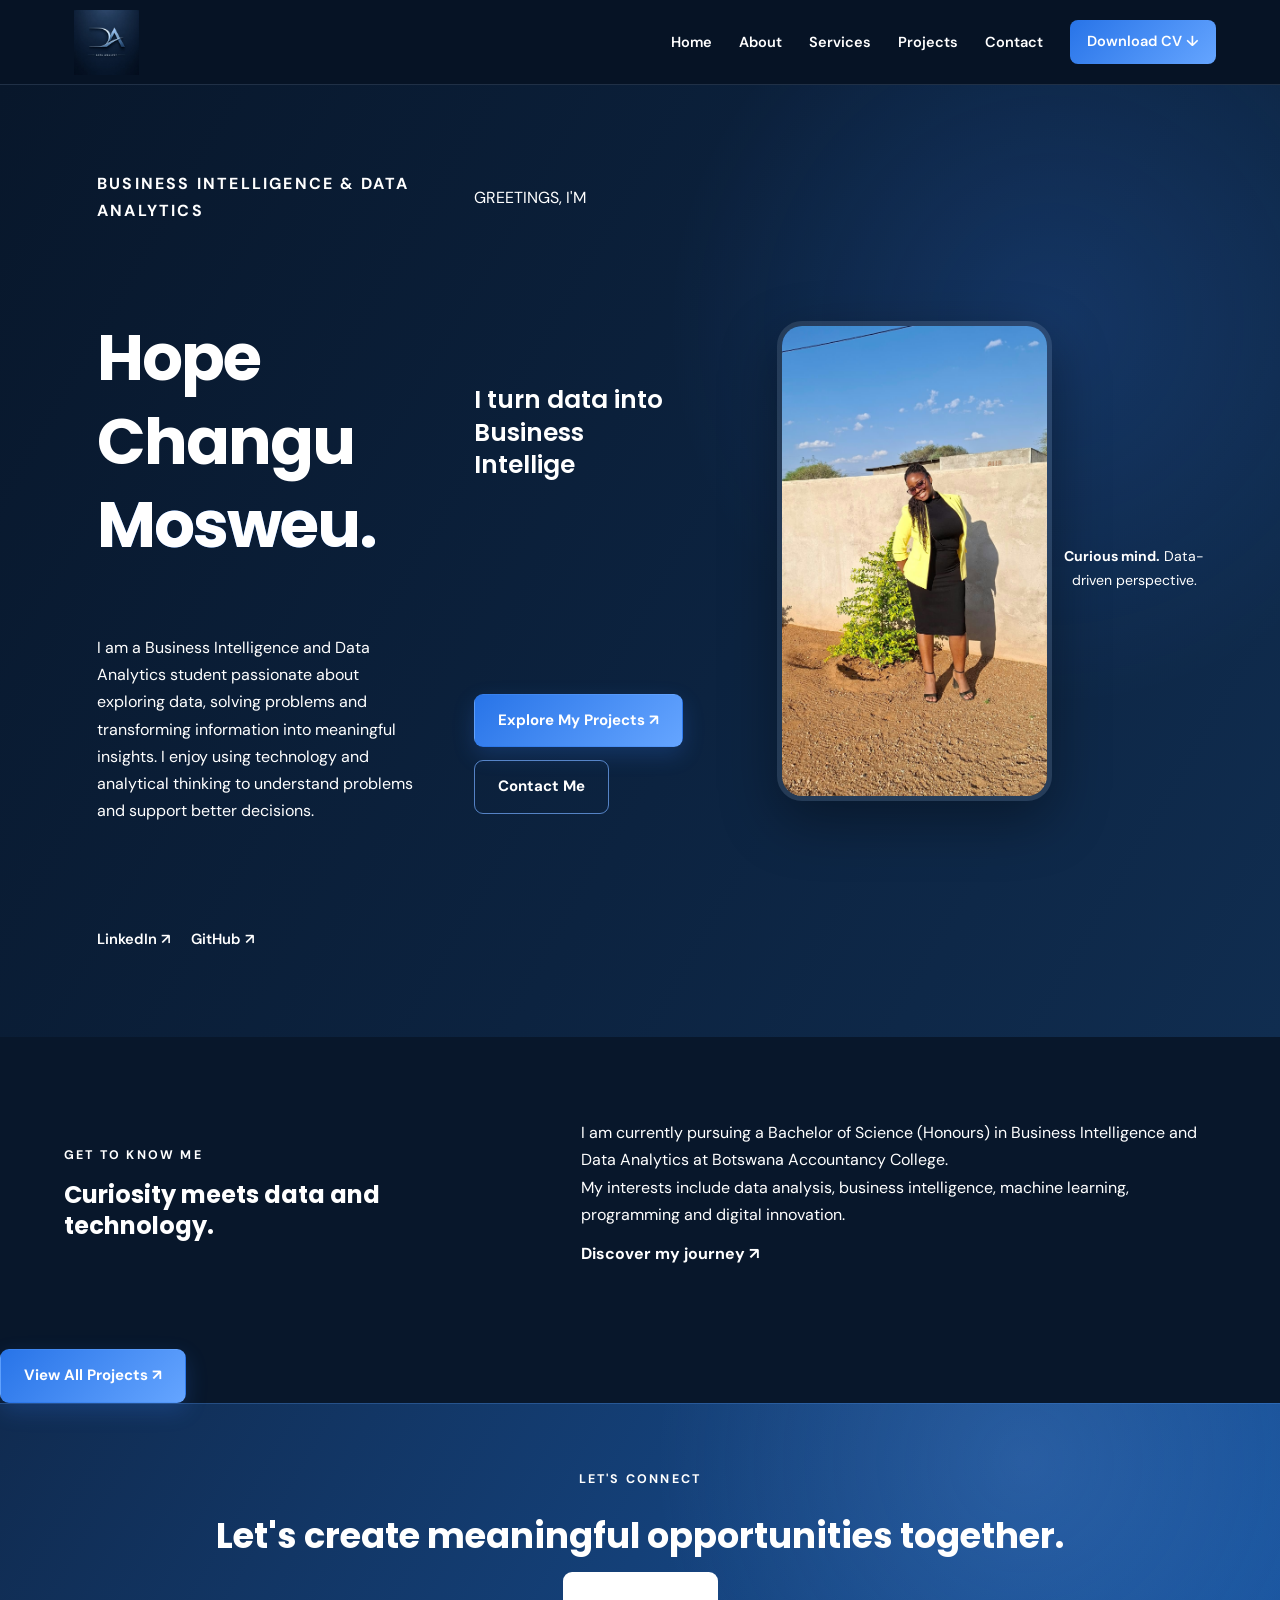
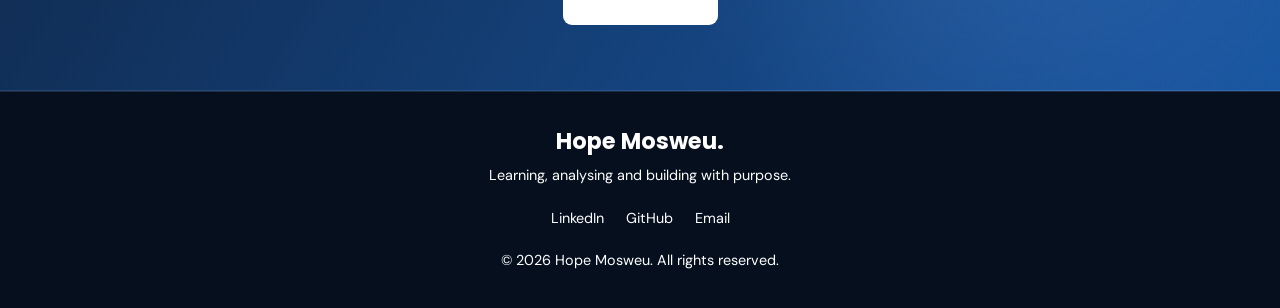
<file: index.html>
<!DOCTYPE html>
<html lang="en">
<head>
    <meta charset="UTF-8">
    <meta name="viewport" content="width=device-width, initial-scale=1.0">

    <meta name="description" content="Hope Mosweu - Business Intelligence and Data Analytics student portfolio.">

    <title>Hope Mosweu | Data Analytics Portfolio</title>

    <link rel="stylesheet" href="style.css">
    <script src="script.js" defer></script>
</head>

<body>

<header class="header">
    <nav class="navbar container">

        <a href="index.html" class="logo" aria-label="Hope Mosweu - Home">
            <img
                src="images/logo.png"
                alt="Hope Mosweu logo"
                class="logo-image"
            >
        </a>

        <button
            class="menu-toggle"
            aria-label="Toggle navigation menu"
            aria-expanded="false"
        >
            ☰
        </button>

        <ul class="nav-links">
            <li><a class="active" href="index.html">Home</a></li>
            <li><a href="about.html">About</a></li>
            <li><a href="services.html">Services</a></li>
            <li><a href="projects.html">Projects</a></li>
            <li><a href="contact.html">Contact</a></li>
            <li>
                <a class="nav-button" href="assets/Hope-Mosweu-CV.pdf" download>
                    Download CV ↓
                </a>
            </li>
        </ul>

    </nav>
</header>

<main>

    <!-- HERO SECTION -->
    <section class="hero">
        <div class="container hero-grid">

            <div class="hero-content">

                <p class="eyebrow">
                    BUSINESS INTELLIGENCE & DATA ANALYTICS
                </p>

                <p class="intro">GREETINGS, I'M</p>

                <h1>
                    Hope Changu <span class="gradient-text">Mosweu.</span>
                </h1>

                <h2>
                    I turn data into
                    <span class="typing-text">meaningful insights</span>
                </h2>

                <p class="hero-description">
                    I am a Business Intelligence and Data Analytics student
                    passionate about exploring data, solving problems and
                    transforming information into meaningful insights.
                    I enjoy using technology and analytical thinking to
                    understand problems and support better decisions.
                </p>

                <div class="hero-buttons">
                    <a href="projects.html" class="btn btn-primary">
                        Explore My Projects ↗
                    </a>

                    <a href="contact.html" class="btn btn-outline">
                        Contact Me
                    </a>
                </div>

                <div class="social-links">
                    <a href="https://www.linkedin.com/"
                       target="_blank"
                       rel="noopener noreferrer">
                        LinkedIn ↗
                    </a>

                    <a href="https://github.com/fbda24-033"
                       target="_blank"
                       rel="noopener noreferrer">
                        GitHub ↗
                    </a>
                </div>

            </div>

            <div class="hero-image">

                <img
                    src="images/Professional_Photo.jpeg"
                    alt="Professional photograph of Hope Mosweu"
                >

                <div class="image-caption">
                    <strong>Curious mind.</strong>
                    <span>Data-driven perspective.</span>
                </div>

            </div>

        </div>
    </section>


    <!-- INTRODUCTION SECTION -->
    <section class="section">
        <div class="container two-column">

            <div>
                <p class="eyebrow">GET TO KNOW ME</p>

                <h2>
                    Curiosity meets
                    <span class="muted">data and technology.</span>
                </h2>
            </div>

            <div>
                <p>
                    I am currently pursuing a Bachelor of Science (Honours)
                    in Business Intelligence and Data Analytics at
                    Botswana Accountancy College.
                </p>

                <p>
                    My interests include data analysis, business intelligence,
                    machine learning, programming and digital innovation.
                </p>

                <a href="about.html" class="text-link">
                    Discover my journey ↗
                </a>
            </div>

        </div>
    </section>
       </div>
       <a href="projects.html" class="btn btn-primary">
                View All Projects ↗
            </a>

        </div>
    </section>


    <!-- CONTACT CALL-TO-ACTION -->
    <section class="section call-to-action">
        <div class="container">

            <p class="eyebrow">LET'S CONNECT</p>

            <h2>
                Let's create meaningful opportunities together.
            </h2>

            <a href="contact.html" class="btn btn-light">
                Get In Touch ↗
            </a>

        </div>
    </section>

</main>


<!-- FOOTER -->
<footer class="footer">
    <div class="container">

        <h3>Hope Mosweu<span>.</span></h3>

        <p>Learning, analysing and building with purpose.</p>

        <div class="footer-links">

            <!-- Replace with your actual LinkedIn profile URL -->
            <a href="https://www.linkedin.com/"
               target="_blank"
               rel="noopener noreferrer">
                LinkedIn
            </a>

            <a href="https://github.com/fbda24-033"
               target="_blank"
               rel="noopener noreferrer">
                GitHub
            </a>

            <a href="mailto:hopemosweu6@gmail.com">
                Email
            </a>

        </div>

        <p class="copyright">
            © <span id="year"></span> Hope Mosweu. All rights reserved.
        </p>

    </div>
</footer>

</body>
</html>
</file>
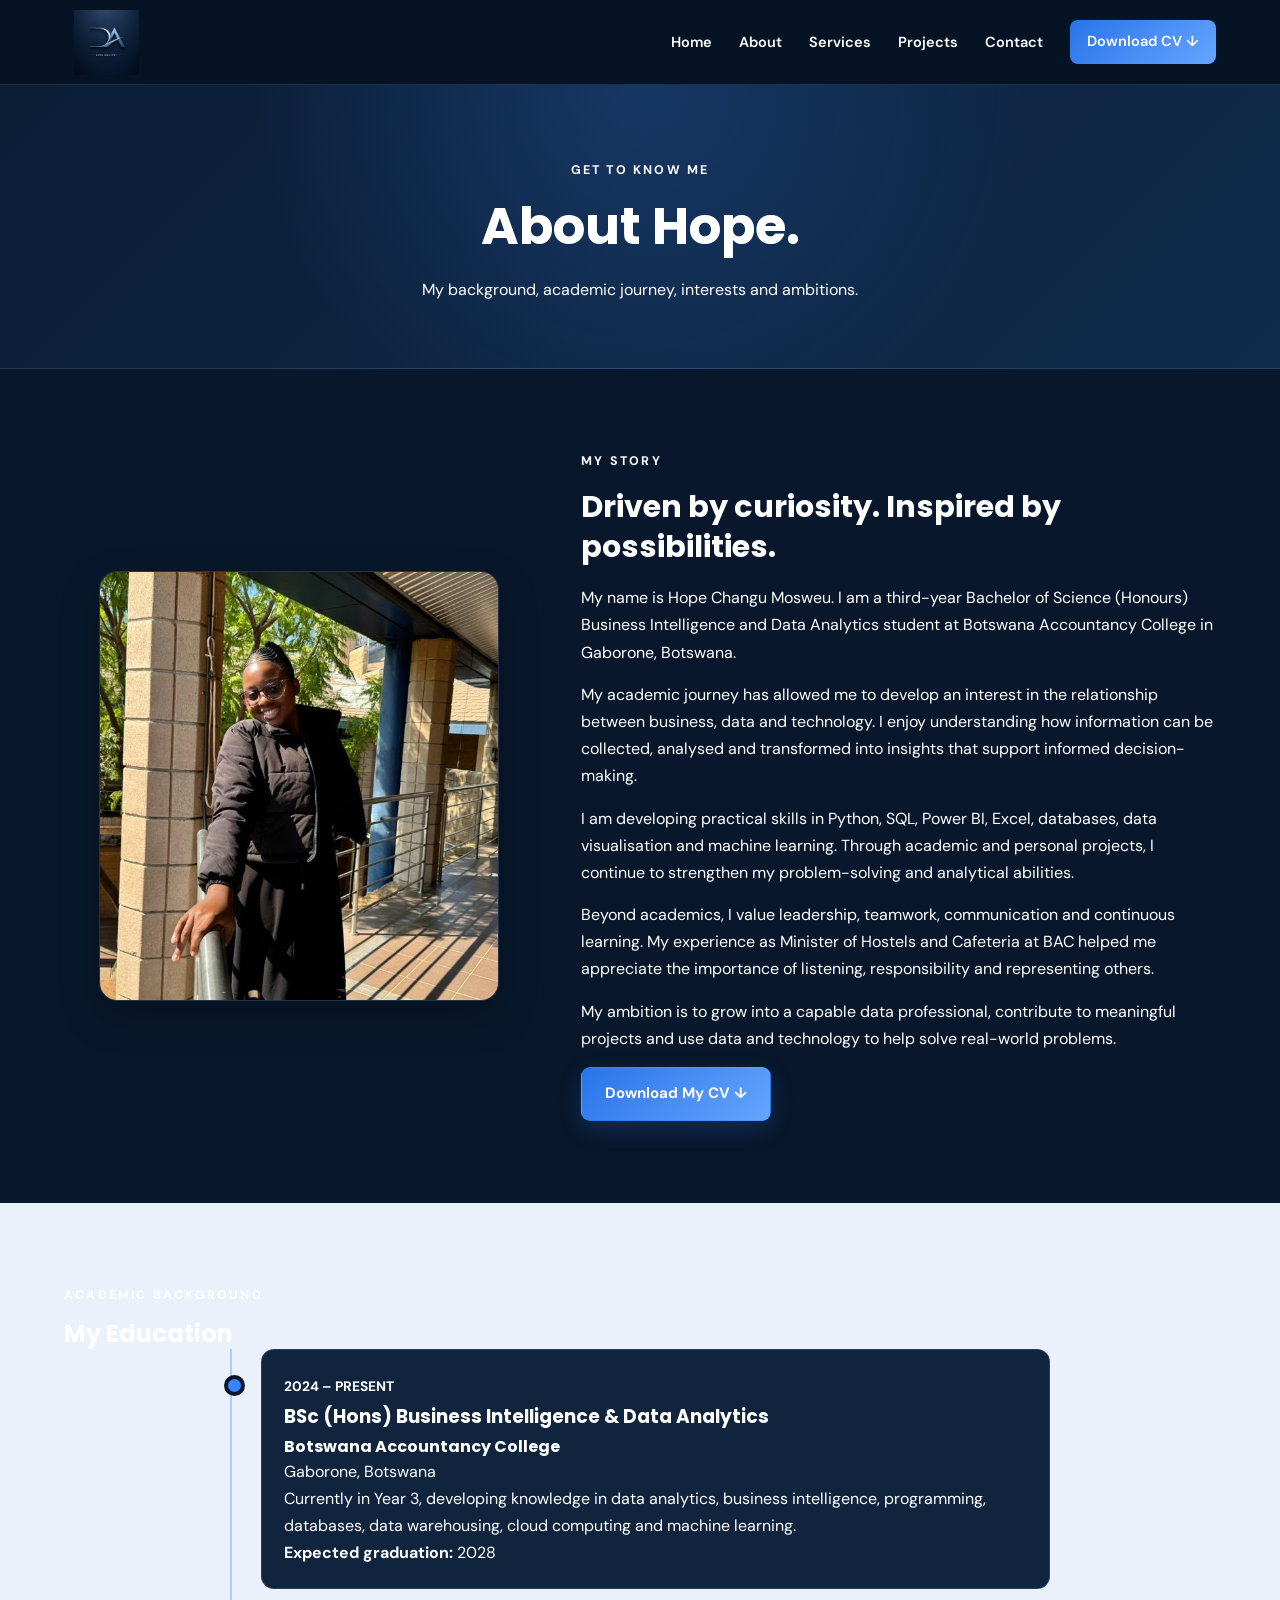
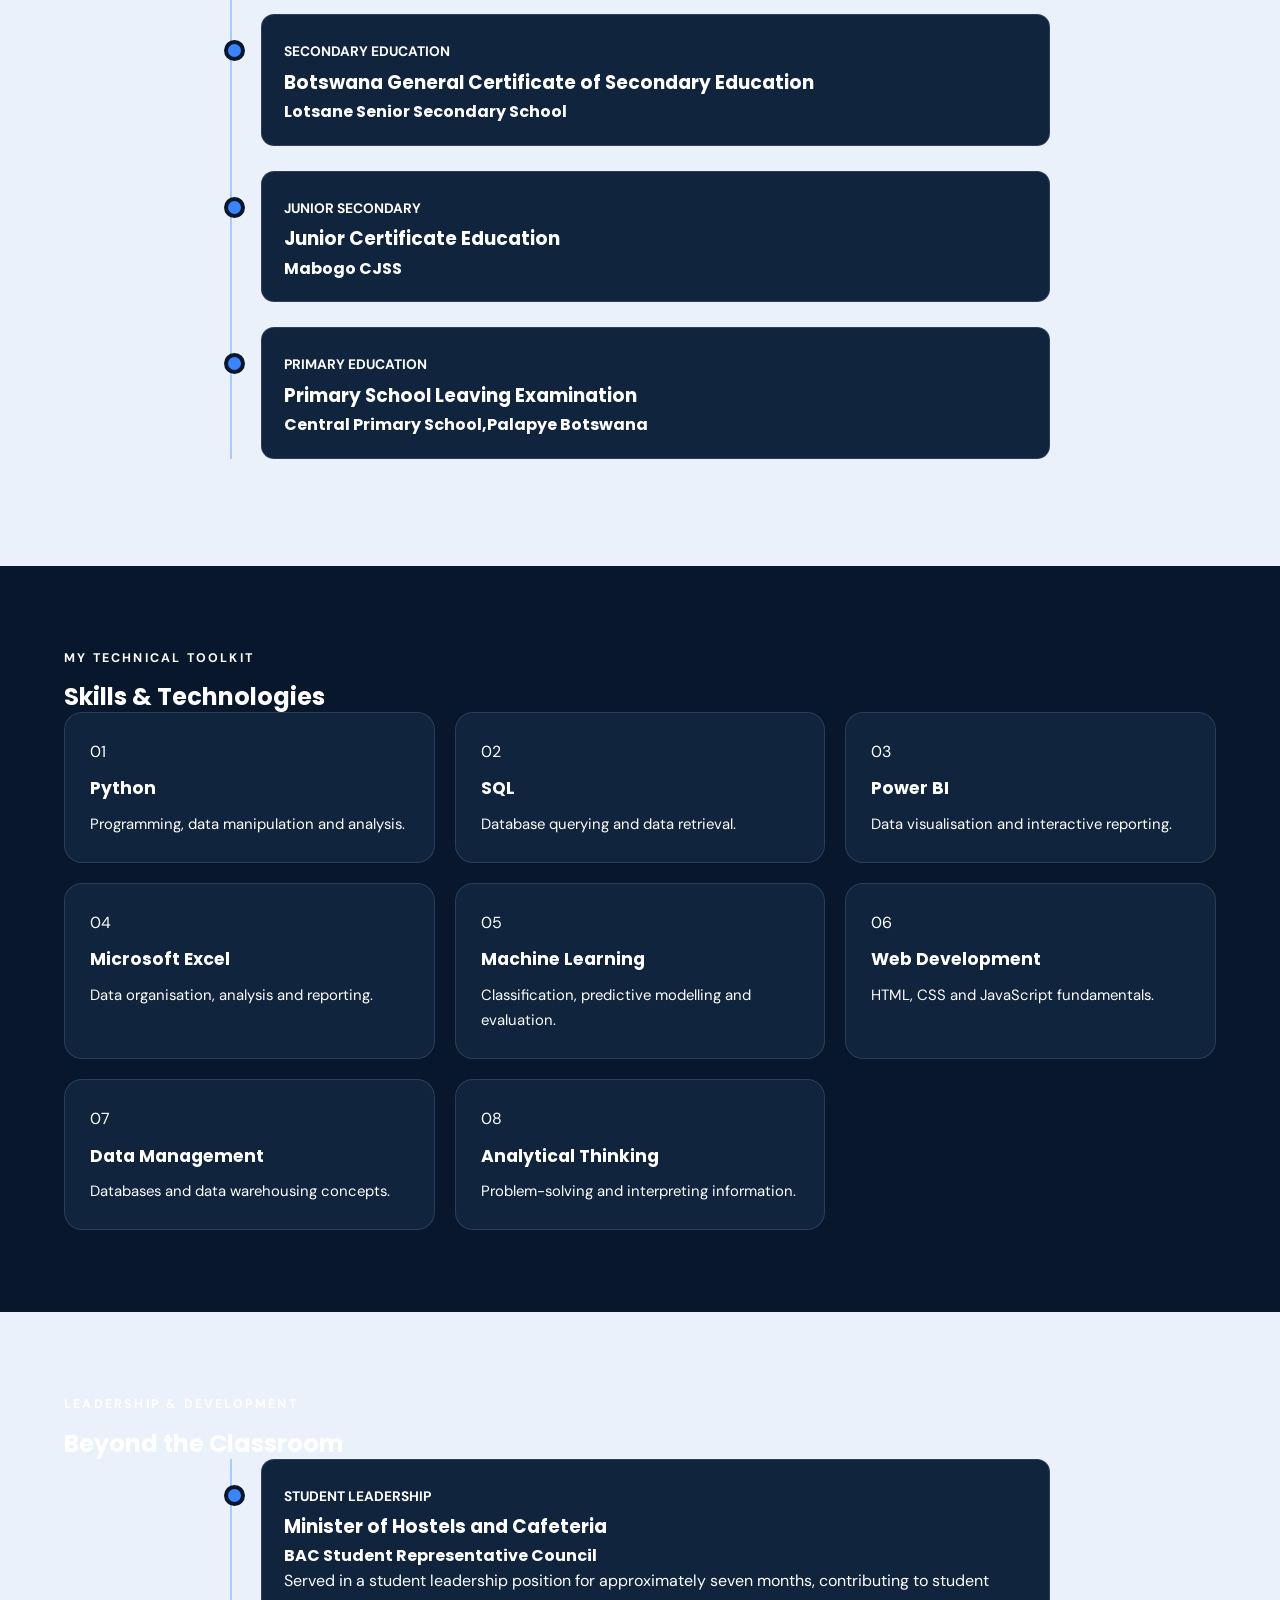
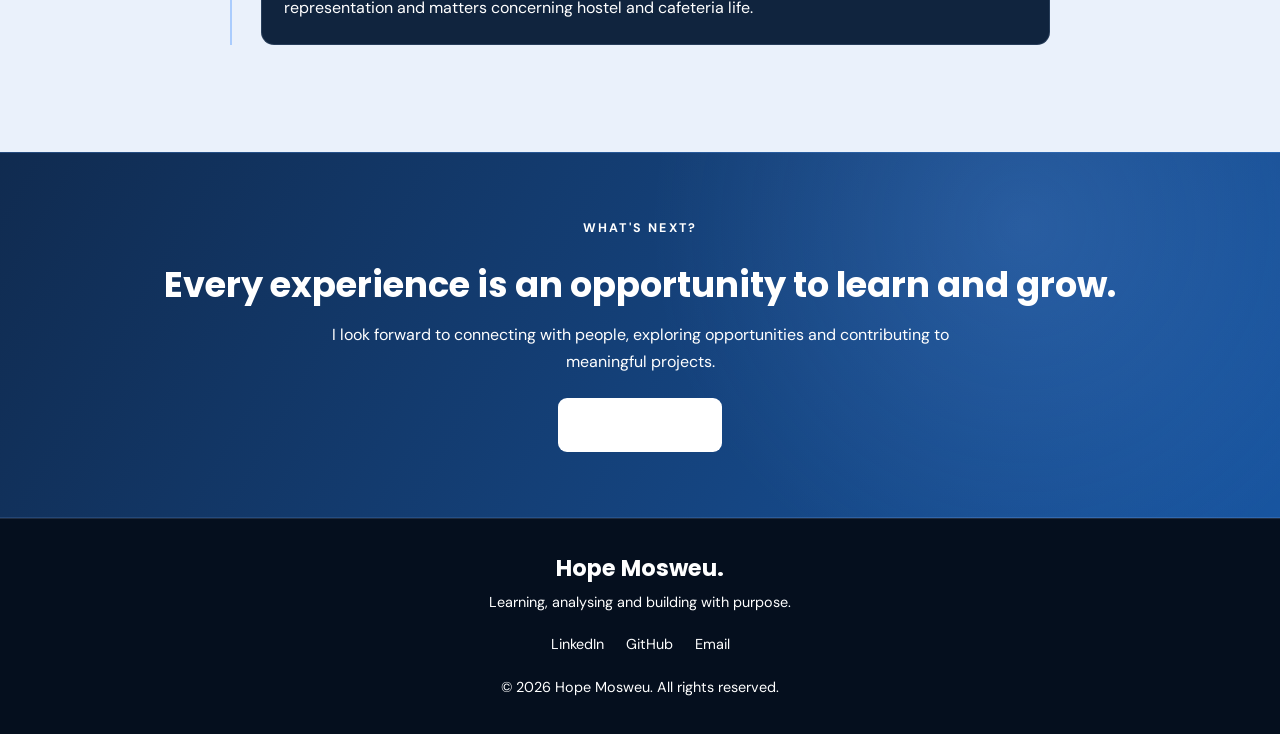
<file: about.html>
<!DOCTYPE html>
<html lang="en">
<head>
    <meta charset="UTF-8">
    <meta name="viewport" content="width=device-width, initial-scale=1.0">

    <meta name="description" content="Learn about Hope Mosweu, a Business Intelligence and Data Analytics student at Botswana Accountancy College.">

    <title>About Me | Hope Mosweu</title>

    <link rel="stylesheet" href="style.css">
    <script src="script.js" defer></script>
</head>

<body>

<header class="header">
    <nav class="navbar container">

        <a href="index.html" class="logo">
            <img src="images/logo.png" alt="Hope Mosweu logo">
        </a>

        <button class="menu-toggle" aria-label="Toggle menu">
            ☰
        </button>

        <ul class="nav-links">
            <li><a href="index.html">Home</a></li>
            <li><a class="active" href="about.html">About</a></li>
            <li><a href="services.html">Services</a></li>
            <li><a href="projects.html">Projects</a></li>
            <li><a href="contact.html">Contact</a></li>
            <li>
                <a class="nav-button" href="assets/Hope_Mosweu_CV.pdf" download>
                    Download CV ↓
                </a>
            </li>
        </ul>

    </nav>
</header>

<main>

    <!-- PAGE INTRODUCTION -->
    <section class="page-heading">
        <div class="container">
            <p class="eyebrow">GET TO KNOW ME</p>

            <h1>
                About <span class="gradient-text">Hope.</span>
            </h1>

            <p>
                My background, academic journey, interests and ambitions.
            </p>
        </div>
    </section>


    <!-- MY STORY -->
    <section class="section">
        <div class="container about-grid">

            <div class="about-photo">
                <img
                    src="images/Hope_Mosweu.jpeg"
                    alt="Portrait of Hope Mosweu"
                >
            </div>

            <div class="about-description">

                <p class="eyebrow">MY STORY</p>

                <h2>
                    Driven by curiosity.
                    <span class="muted">Inspired by possibilities.</span>
                </h2>

                <p>
                    My name is Hope Changu Mosweu. I am a third-year Bachelor of
                    Science (Honours) Business Intelligence and Data Analytics
                    student at Botswana Accountancy College in Gaborone, Botswana.
                </p>

                <p>
                    My academic journey has allowed me to develop an interest
                    in the relationship between business, data and technology.
                    I enjoy understanding how information can be collected,
                    analysed and transformed into insights that support
                    informed decision-making.
                </p>

                <p>
                    I am developing practical skills in Python, SQL, Power BI,
                    Excel, databases, data visualisation and machine learning.
                    Through academic and personal projects, I continue to
                    strengthen my problem-solving and analytical abilities.
                </p>

                <p>
                    Beyond academics, I value leadership, teamwork,
                    communication and continuous learning. My experience
                    as Minister of Hostels and Cafeteria at BAC helped me
                    appreciate the importance of listening, responsibility
                    and representing others.
                </p>

                <p>
                    My ambition is to grow into a capable data professional,
                    contribute to meaningful projects and use data and
                    technology to help solve real-world problems.
                </p>

                <a
                    href="assets/Hope_Mosweu_CV.pdf"
                    download
                    class="btn btn-primary"
                >
                    Download My CV ↓
                </a>

            </div>
        </div>
    </section>


    <!-- EDUCATION -->
    <section class="section light-section">
        <div class="container">

            <p class="eyebrow">ACADEMIC BACKGROUND</p>

            <h2>My Education</h2>

            <div class="timeline">

                <article class="timeline-item">

                    <span class="timeline-date">2024 – PRESENT</span>

                    <h3>
                        BSc (Hons) Business Intelligence & Data Analytics
                    </h3>

                    <h4>Botswana Accountancy College</h4>

                    <p>Gaborone, Botswana</p>

                    <p>
                        Currently in Year 3, developing knowledge in data
                        analytics, business intelligence, programming,
                        databases, data warehousing, cloud computing and
                        machine learning.
                    </p>

                    <p>
                        <strong>Expected graduation:</strong> 2028
                    </p>

                </article>


                <article class="timeline-item">

                    <span class="timeline-date">SECONDARY EDUCATION</span>

                    <h3>
                        Botswana General Certificate of Secondary Education
                    </h3>

                    <h4>Lotsane Senior Secondary School</h4>
                 </article>


                <article class="timeline-item">

                    <span class="timeline-date">JUNIOR SECONDARY</span>

                    <h3>Junior Certificate Education</h3>

                    <h4>Mabogo CJSS</h4>

                </article>


                <article class="timeline-item">

                    <span class="timeline-date">PRIMARY EDUCATION</span>

                    <h3>Primary School Leaving Examination</h3>

                    <h4>Central Primary School,Palapye Botswana</h4>

                </article>

            </div>
        </div>
    </section>


    <!-- TECHNICAL SKILLS -->
    <section class="section">

        <div class="container">

            <p class="eyebrow">MY TECHNICAL TOOLKIT</p>

            <h2>Skills & Technologies</h2>

            <div class="skills-grid">

                <div class="skill-card">
                    <span>01</span>
                    <h3>Python</h3>
                    <p>Programming, data manipulation and analysis.</p>
                </div>

                <div class="skill-card">
                    <span>02</span>
                    <h3>SQL</h3>
                    <p>Database querying and data retrieval.</p>
                </div>

                <div class="skill-card">
                    <span>03</span>
                    <h3>Power BI</h3>
                    <p>Data visualisation and interactive reporting.</p>
                </div>

                <div class="skill-card">
                    <span>04</span>
                    <h3>Microsoft Excel</h3>
                    <p>Data organisation, analysis and reporting.</p>
                </div>

                <div class="skill-card">
                    <span>05</span>
                    <h3>Machine Learning</h3>
                    <p>Classification, predictive modelling and evaluation.</p>
                </div>

                <div class="skill-card">
                    <span>06</span>
                    <h3>Web Development</h3>
                    <p>HTML, CSS and JavaScript fundamentals.</p>
                </div>

                <div class="skill-card">
                    <span>07</span>
                    <h3>Data Management</h3>
                    <p>Databases and data warehousing concepts.</p>
                </div>

                <div class="skill-card">
                    <span>08</span>
                    <h3>Analytical Thinking</h3>
                    <p>Problem-solving and interpreting information.</p>
                </div>

            </div>
        </div>
    </section>


    <!-- LEADERSHIP -->
    <section class="section light-section">

        <div class="container">

            <p class="eyebrow">LEADERSHIP & DEVELOPMENT</p>

            <h2>Beyond the Classroom</h2>

            <div class="timeline">

                <article class="timeline-item">

                    <span class="timeline-date">
                        STUDENT LEADERSHIP
                    </span>

                    <h3>Minister of Hostels and Cafeteria</h3>

                    <h4>BAC Student Representative Council</h4>

                    <p>
                        Served in a student leadership position for
                        approximately seven months, contributing to
                        student representation and matters concerning
                        hostel and cafeteria life.
                    </p>

                </article>

            </div>
        </div>
    </section>


    <!-- CALL TO ACTION -->
    <section class="section call-to-action">

        <div class="container">

            <p class="eyebrow">WHAT'S NEXT?</p>

            <h2>
                Every experience is an opportunity to learn and grow.
            </h2>

            <p>
                I look forward to connecting with people, exploring
                opportunities and contributing to meaningful projects.
            </p>

            <a href="contact.html" class="btn btn-light">
                Let's Connect ↗
            </a>

        </div>
    </section>

</main>


<!-- FOOTER -->
<footer class="footer">

    <div class="container">

        <h3>Hope Mosweu<span>.</span></h3>

        <p>Learning, analysing and building with purpose.</p>

        <div class="footer-links">

            <a
                href="https://www.linkedin.com/"
                target="_blank"
                rel="noopener noreferrer"
            >
                LinkedIn
            </a>

            <a
                href="https://github.com/fbda24-033"
                target="_blank"
                rel="noopener noreferrer"
            >
                GitHub
            </a>

            <a href="mailto:hopemosweu6@gmail.com">
                Email
            </a>

        </div>

        <p class="copyright">
            © <span id="year"></span> Hope Mosweu. All rights reserved.
        </p>

    </div>

</footer>

</body>
</html>
</file>
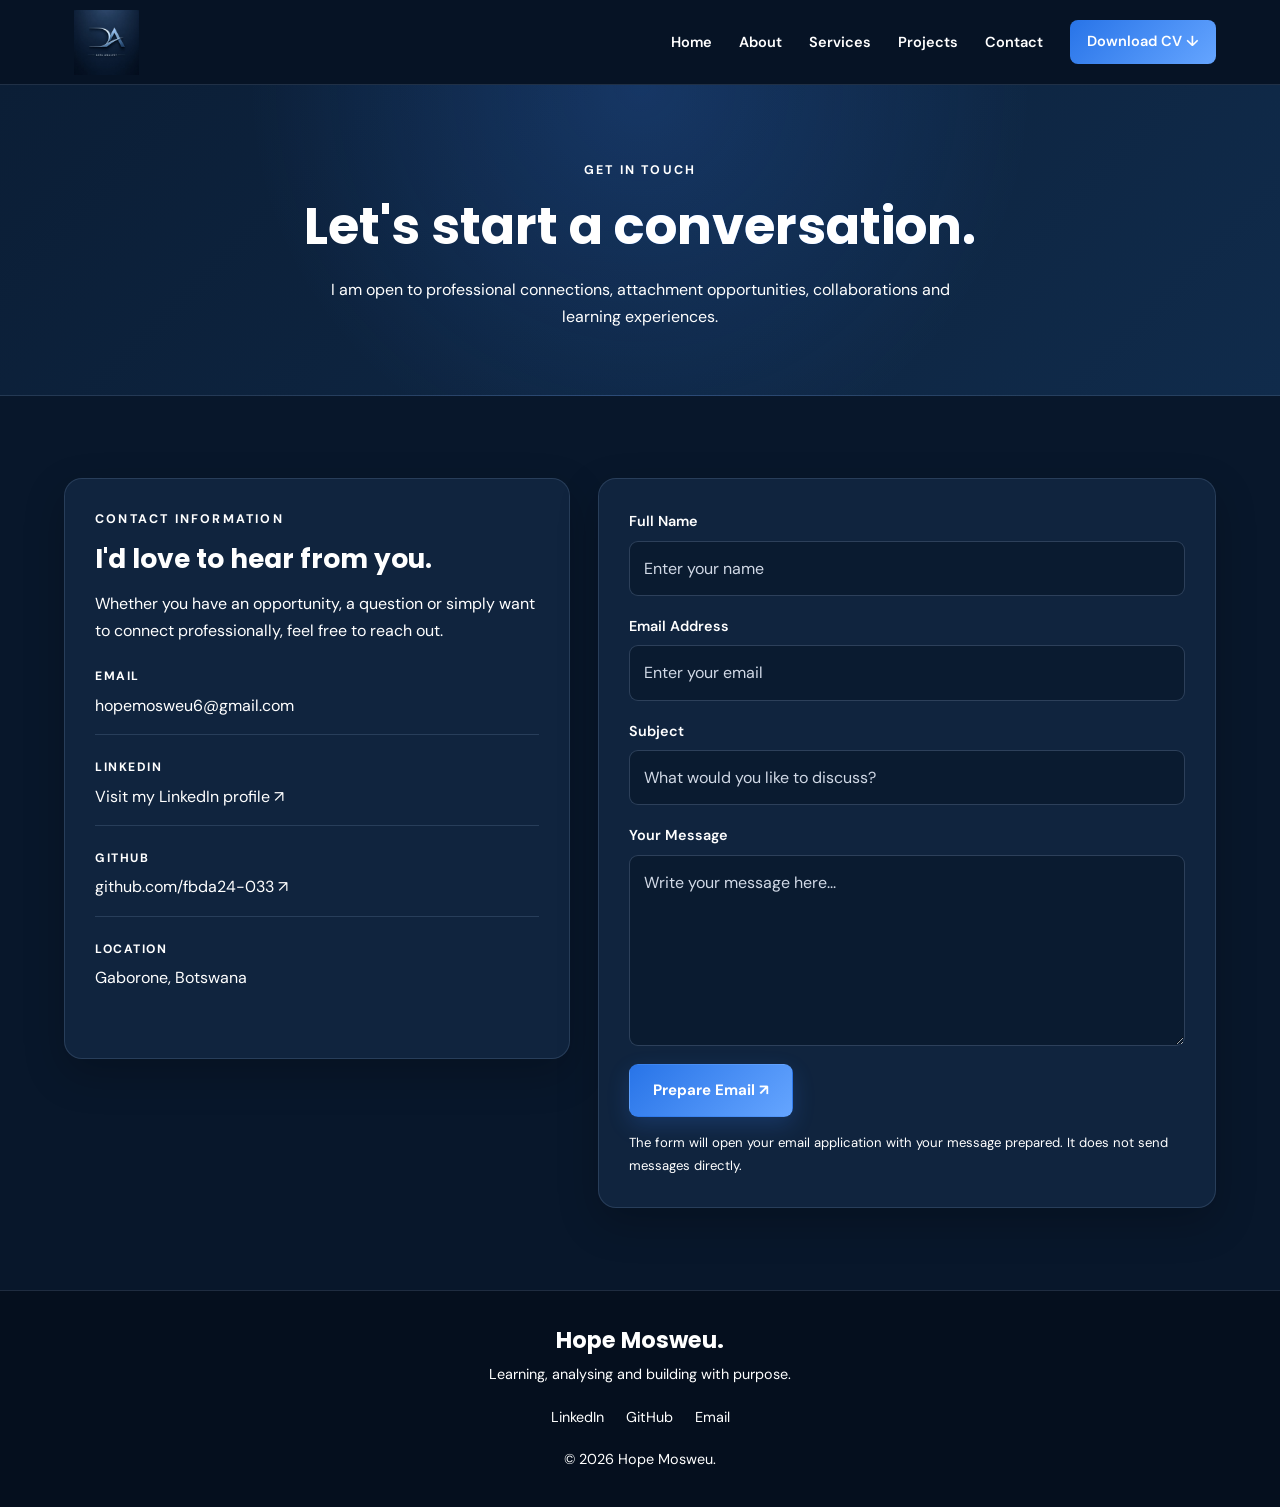
<file: contact.html>
<!DOCTYPE html>
<html lang="en">
<head>
    <meta charset="UTF-8">
    <meta name="viewport" content="width=device-width, initial-scale=1.0">
    <meta name="description" content="Contact Hope Mosweu, a Business Intelligence and Data Analytics student based in Gaborone, Botswana.">
    <title>Contact | Hope Mosweu</title>

    <link rel="stylesheet" href="style.css">
    <script src="script.js" defer></script>
</head>

<body>

<!-- HEADER AND NAVIGATION -->
<header class="header">
    <nav class="navbar container">

        <a href="index.html" class="logo">
            <img src="images/logo.png" alt="Hope Mosweu logo">
        </a>

        <button class="menu-toggle" aria-label="Toggle menu" aria-expanded="false">
            ☰
        </button>

        <ul class="nav-links">
            <li><a href="index.html">Home</a></li>
            <li><a href="about.html">About</a></li>
            <li><a href="services.html">Services</a></li>
            <li><a href="projects.html">Projects</a></li>
            <li><a class="active" href="contact.html">Contact</a></li>
            <li>
                <a class="nav-button" href="assets/Hope_Mosweu_CV.pdf" download>
                    Download CV ↓
                </a>
            </li>
        </ul>

    </nav>
</header>


<!-- MAIN CONTENT -->
<main>

    <!-- PAGE INTRODUCTION -->
    <section class="page-heading">
        <div class="container">

            <p class="eyebrow">GET IN TOUCH</p>

            <h1>
                Let's start a
                <span class="gradient-text">conversation.</span>
            </h1>

            <p>
                I am open to professional connections, attachment
                opportunities, collaborations and learning experiences.
            </p>

        </div>
    </section>


    <!-- CONTACT SECTION -->
    <section class="section">
        <div class="container contact-grid">

            <!-- CONTACT INFORMATION -->
            <div class="contact-info">

                <p class="eyebrow">CONTACT INFORMATION</p>

                <h2>I'd love to hear from you.</h2>

                <p>
                    Whether you have an opportunity, a question or simply
                    want to connect professionally, feel free to reach out.
                </p>


                <!-- EMAIL -->
                <div class="contact-item">
                    <span>EMAIL</span>

                    <a href="mailto:hopemosweu6@gmail.com">
                        hopemosweu6@gmail.com
                    </a>
                </div>


                <!-- LINKEDIN -->
                <div class="contact-item">
                    <span>LINKEDIN</span>

                    <a href="https://www.linkedin.com/"
                       target="_blank"
                       rel="noopener noreferrer">
                        Visit my LinkedIn profile ↗
                    </a>
                </div>


                <!-- GITHUB -->
                <div class="contact-item">
                    <span>GITHUB</span>

                    <a href="https://github.com/fbda24-033"
                       target="_blank"
                       rel="noopener noreferrer">
                        github.com/fbda24-033 ↗
                    </a>
                </div>


                <!-- LOCATION -->
                <div class="contact-item">
                    <span>LOCATION</span>
                    <p>Gaborone, Botswana</p>
                </div>

            </div>


            <!-- CONTACT FORM -->
            <form class="contact-form" id="contactForm">

                <label for="name">Full Name</label>

                <input
                    type="text"
                    id="name"
                    name="name"
                    placeholder="Enter your name"
                    required
                >


                <label for="email">Email Address</label>

                <input
                    type="email"
                    id="email"
                    name="email"
                    placeholder="Enter your email"
                    required
                >


                <label for="subject">Subject</label>

                <input
                    type="text"
                    id="subject"
                    name="subject"
                    placeholder="What would you like to discuss?"
                    required
                >


                <label for="message">Your Message</label>

                <textarea
                    id="message"
                    name="message"
                    rows="6"
                    placeholder="Write your message here..."
                    required
                ></textarea>


                <button type="submit" class="btn btn-primary">
                    Prepare Email ↗
                </button>


                <p class="form-note" id="formStatus">
                    The form will open your email application with your
                    message prepared. It does not send messages directly.
                </p>

            </form>

        </div>
    </section>

</main>


<!-- FOOTER -->
<footer class="footer">
    <div class="container">

        <h3>Hope Mosweu<span>.</span></h3>

        <p>Learning, analysing and building with purpose.</p>

        <div class="footer-links">

            <a href="https://www.linkedin.com/"
               target="_blank"
               rel="noopener noreferrer">
                LinkedIn
            </a>

            <a href="https://github.com/fbda24-033"
               target="_blank"
               rel="noopener noreferrer">
                GitHub
            </a>

            <a href="mailto:hopemosweu6@gmail.com">
                Email
            </a>

        </div>

        <p class="copyright">
            © <span id="year"></span> Hope Mosweu.
        </p>

    </div>
</footer>

</body>
</html>
</file>
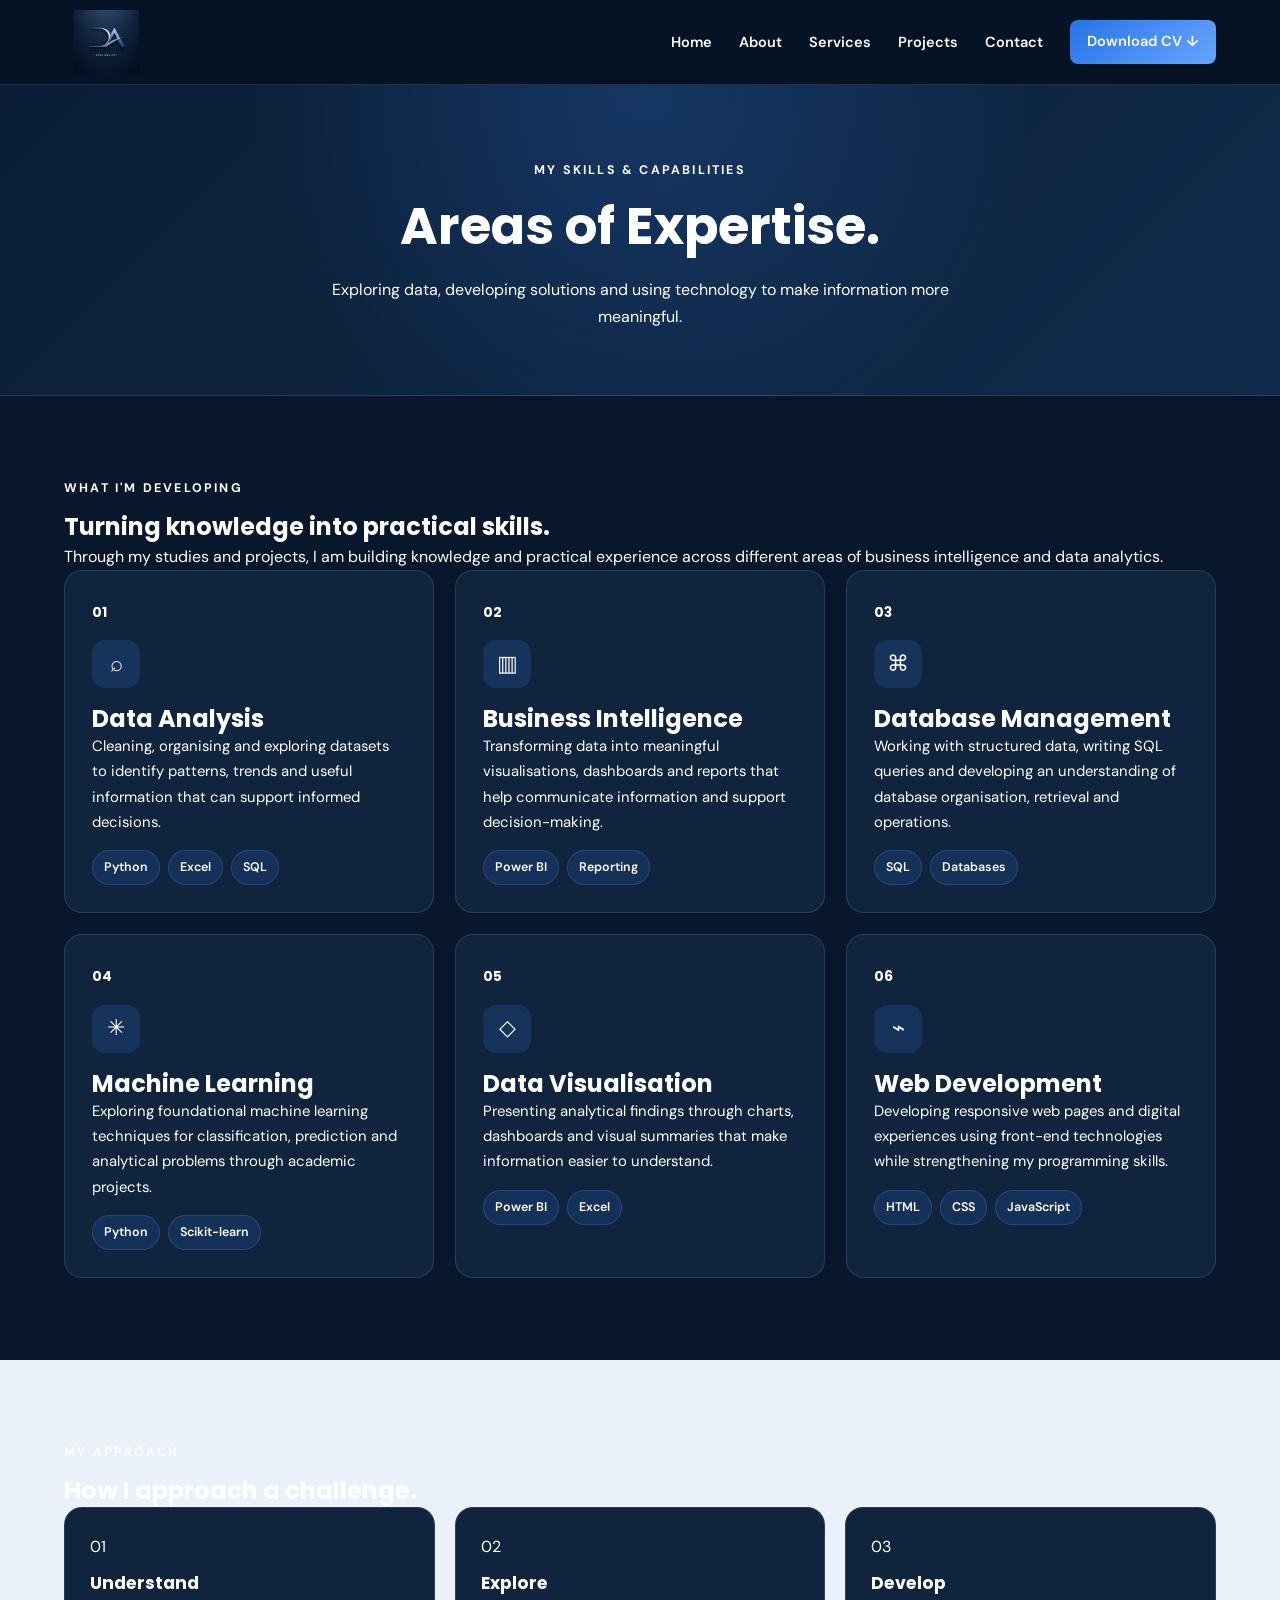
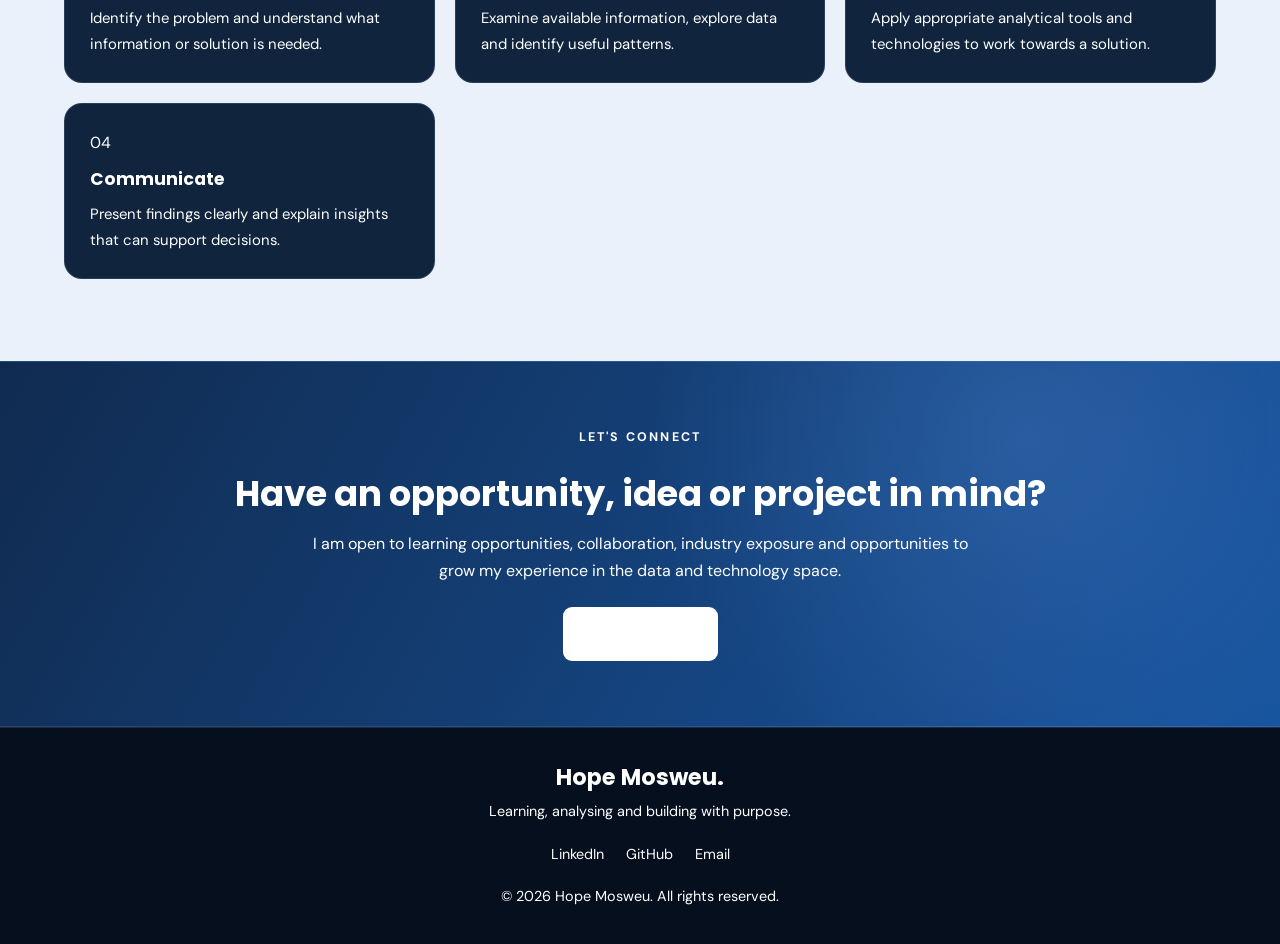
<file: services.html>
<!DOCTYPE html>
<html lang="en">
<head>
    <meta charset="UTF-8">
    <meta name="viewport" content="width=device-width, initial-scale=1.0">

    <meta name="description" content="Explore Hope Mosweu's developing skills and areas of interest in data analytics, business intelligence, machine learning and web development.">

    <title>Services | Hope Mosweu</title>

    <link rel="stylesheet" href="style.css">
    <script src="script.js" defer></script>
</head>

<body>

<header class="header">

    <nav class="navbar container">

        <a href="index.html" class="logo">
            <img src="images/logo.png" alt="Hope Mosweu logo">
        </a>

        <button class="menu-toggle" aria-label="Toggle menu">
            ☰
        </button>

        <ul class="nav-links">
            <li><a href="index.html">Home</a></li>
            <li><a href="about.html">About</a></li>
            <li><a class="active" href="services.html">Services</a></li>
            <li><a href="projects.html">Projects</a></li>
            <li><a href="contact.html">Contact</a></li>

            <li>
                <a class="nav-button" href="assets/Hope_Mosweu_CV.pdf" download>
                    Download CV ↓
                </a>
            </li>
        </ul>

    </nav>

</header>


<main>

    <!-- PAGE INTRODUCTION -->
    <section class="page-heading">

        <div class="container">

            <p class="eyebrow">MY SKILLS & CAPABILITIES</p>

            <h1>
                Areas of <span class="gradient-text">Expertise.</span>
            </h1>

            <p>
                Exploring data, developing solutions and using technology
                to make information more meaningful.
            </p>

        </div>

    </section>


    <!-- SERVICES / SKILL AREAS -->
    <section class="section">

        <div class="container">

            <div class="services-intro">
                <p class="eyebrow">WHAT I'M DEVELOPING</p>

                <h2>
                    Turning knowledge into
                    <span class="muted">practical skills.</span>
                </h2>

                <p>
                    Through my studies and projects, I am building
                    knowledge and practical experience across different
                    areas of business intelligence and data analytics.
                </p>
            </div>


            <div class="services-grid">

                <!-- SERVICE 01 -->
                <article class="service-card">

                    <span class="service-number">01</span>

                    <div class="service-icon">⌕</div>

                    <h2>Data Analysis</h2>

                    <p>
                        Cleaning, organising and exploring datasets to
                        identify patterns, trends and useful information
                        that can support informed decisions.
                    </p>

                    <div class="tags">
                        <span>Python</span>
                        <span>Excel</span>
                        <span>SQL</span>
                    </div>

                </article>


                <!-- SERVICE 02 -->
                <article class="service-card">

                    <span class="service-number">02</span>

                    <div class="service-icon">▥</div>

                    <h2>Business Intelligence</h2>

                    <p>
                        Transforming data into meaningful visualisations,
                        dashboards and reports that help communicate
                        information and support decision-making.
                    </p>

                    <div class="tags">
                        <span>Power BI</span>
                        <span>Reporting</span>
                    </div>

                </article>


                <!-- SERVICE 03 -->
                <article class="service-card">

                    <span class="service-number">03</span>

                    <div class="service-icon">⌘</div>

                    <h2>Database Management</h2>

                    <p>
                        Working with structured data, writing SQL queries
                        and developing an understanding of database
                        organisation, retrieval and operations.
                    </p>

                    <div class="tags">
                        <span>SQL</span>
                        <span>Databases</span>
                    </div>

                </article>


                <!-- SERVICE 04 -->
                <article class="service-card">

                    <span class="service-number">04</span>

                    <div class="service-icon">✳</div>

                    <h2>Machine Learning</h2>

                    <p>
                        Exploring foundational machine learning techniques
                        for classification, prediction and analytical
                        problems through academic projects.
                    </p>

                    <div class="tags">
                        <span>Python</span>
                        <span>Scikit-learn</span>
                    </div>

                </article>


                <!-- SERVICE 05 -->
                <article class="service-card">

                    <span class="service-number">05</span>

                    <div class="service-icon">◇</div>

                    <h2>Data Visualisation</h2>

                    <p>
                        Presenting analytical findings through charts,
                        dashboards and visual summaries that make
                        information easier to understand.
                    </p>

                    <div class="tags">
                        <span>Power BI</span>
                        <span>Excel</span>
                    </div>

                </article>


                <!-- SERVICE 06 -->
                <article class="service-card">

                    <span class="service-number">06</span>

                    <div class="service-icon">⌁</div>

                    <h2>Web Development</h2>

                    <p>
                        Developing responsive web pages and digital
                        experiences using front-end technologies
                        while strengthening my programming skills.
                    </p>

                    <div class="tags">
                        <span>HTML</span>
                        <span>CSS</span>
                        <span>JavaScript</span>
                    </div>

                </article>

            </div>

        </div>

    </section>


    <!-- HOW I APPROACH MY WORK -->
    <section class="section light-section">

        <div class="container">

            <p class="eyebrow">MY APPROACH</p>

            <h2>How I approach a challenge.</h2>

            <div class="skills-grid">

                <div class="skill-card">
                    <span>01</span>
                    <h3>Understand</h3>
                    <p>
                        Identify the problem and understand what
                        information or solution is needed.
                    </p>
                </div>

                <div class="skill-card">
                    <span>02</span>
                    <h3>Explore</h3>
                    <p>
                        Examine available information, explore data
                        and identify useful patterns.
                    </p>
                </div>

                <div class="skill-card">
                    <span>03</span>
                    <h3>Develop</h3>
                    <p>
                        Apply appropriate analytical tools and
                        technologies to work towards a solution.
                    </p>
                </div>

                <div class="skill-card">
                    <span>04</span>
                    <h3>Communicate</h3>
                    <p>
                        Present findings clearly and explain
                        insights that can support decisions.
                    </p>
                </div>

            </div>

        </div>

    </section>


    <!-- CALL TO ACTION -->
    <section class="section call-to-action">

        <div class="container">

            <p class="eyebrow">LET'S CONNECT</p>

            <h2>
                Have an opportunity, idea or project in mind?
            </h2>

            <p>
                I am open to learning opportunities, collaboration,
                industry exposure and opportunities to grow my
                experience in the data and technology space.
            </p>

            <a href="contact.html" class="btn btn-light">
                Get In Touch ↗
            </a>

        </div>

    </section>

</main>


<!-- FOOTER -->
<footer class="footer">

    <div class="container">

        <h3>Hope Mosweu<span>.</span></h3>

        <p>Learning, analysing and building with purpose.</p>

        <div class="footer-links">

            <a
                href="https://www.linkedin.com/"
                target="_blank"
                rel="noopener noreferrer"
            >
                LinkedIn
            </a>

            <a
                href="https://github.com/fbda24-033"
                target="_blank"
                rel="noopener noreferrer"
            >
                GitHub
            </a>

            <a href="mailto:hopemosweu6@gmail.com">
                Email
            </a>

        </div>

        <p class="copyright">
            © <span id="year"></span> Hope Mosweu. All rights reserved.
        </p>

    </div>

</footer>

</body>
</html>
</file>
<file: style.css>
/* 1. GOOGLE FONTS */

@import url('https://fonts.googleapis.com/css2?family=DM+Sans:wght@400;500;600;700&family=Poppins:wght@400;500;600;700;800&display=swap');


/* 2. GLOBAL SETTINGS */

:root {
    --primary: #3984ff;
    --primary-light: #75adff;
    --primary-dark: #1855bd;

    --navy: #071426;
    --navy-light: #0c1e36;
    --navy-card: #10243e;

    --background: #08172b;
    --background-soft: #0d2038;

    --light: #eaf1fb;
    --light-blue: #dce9fa;

    --white: #ffffff;
    --text: #d4deed;
    --muted: #9aabc2;

    --border: rgba(148, 176, 214, 0.18);

    --gradient: linear-gradient(135deg, #2874e8, #65a5ff);
    --gradient-dark: linear-gradient(135deg, #102b50, #174c91);

    --shadow: 0 15px 40px rgba(0, 0, 0, 0.22);

    --radius: 18px;
}

* {
    margin: 0;
    padding: 0;
    box-sizing: border-box;
    scroll-behavior: smooth;
}

body {
    font-family: 'DM Sans', sans-serif;
    color: var(--text);
    background: var(--background);
    line-height: 1.7;
    overflow-x: hidden;
}

h1, h2, h3, h4 {
    font-family: 'Poppins', sans-serif;
    color: var(--white);
    line-height: 1.3;
}

p {
    color: var(--text);
}

a {
    text-decoration: none;
    color: inherit;
}

img {
    display: block;
    max-width: 100%;
}

button,
input,
textarea {
    font: inherit;
}

button {
    cursor: pointer;
}

.container {
    width: min(1160px, 90%);
    margin: 0 auto;
}

.section {
    padding: 82px 0;
}

.section-title {
    font-size: clamp(1.9rem, 4vw, 2.6rem);
    text-align: center;
    margin-bottom: 15px;
}

.section-title::after {
    content: "";
    display: block;
    width: 58px;
    height: 4px;
    border-radius: 10px;
    background: var(--gradient);
    margin: 14px auto 0;
}

.section-description {
    max-width: 680px;
    margin: 0 auto 38px;
    text-align: center;
    color: var(--muted);
}

.eyebrow {
    color: var(--primary-light);
    font-size: 0.78rem;
    font-weight: 700;
    letter-spacing: 2.2px;
    text-transform: uppercase;
    margin-bottom: 12px;
}

.gradient-text {
    background: var(--gradient);
    -webkit-background-clip: text;
    background-clip: text;
    color: transparent;
}


/* 3. NAVIGATION BAR */

.header {
    width: 100%;
    position: sticky;
    top: 0;
    z-index: 1000;
    background: rgba(7, 20, 38, 0.94);
    backdrop-filter: blur(16px);
    border-bottom: 1px solid var(--border);
}

.navbar {
    min-height: 84px;
    display: flex;
    justify-content: space-between;
    align-items: center;
    gap: 25px;
}

.logo {
    display: flex;
    align-items: center;
    color: var(--white);
    font-family: 'Poppins', sans-serif;
    font-size: 1.4rem;
    font-weight: 800;
    flex-shrink: 0;
}

.logo span {
    color: var(--primary-light);
}

.logo img {
    width: 85px;
    height: 65px;
    object-fit: contain;
    border-radius: 12px;
}

.nav-links {
    display: flex;
    align-items: center;
    gap: 27px;
    list-style: none;
}

.nav-links a {
    color: #c3d0e2;
    font-size: 0.91rem;
    font-weight: 600;
    transition: color 0.3s ease;
}

.nav-links a:hover,
.nav-links a.active {
    color: var(--primary-light);
}

.nav-links .nav-button {
    display: inline-flex;
    align-items: center;
    padding: 10px 17px;
    border-radius: 8px;
    background: var(--gradient);
    color: var(--white);
    transition: 0.3s ease;
}

.nav-links .nav-button:hover {
    color: var(--white);
    transform: translateY(-2px);
    box-shadow: 0 8px 20px rgba(57, 132, 255, 0.25);
}

.menu-toggle {
    display: none;
    background: transparent;
    border: none;
    color: var(--white);
    font-size: 1.8rem;
}


/* 4. BUTTONS */

.btn {
    display: inline-flex;
    align-items: center;
    justify-content: center;
    gap: 9px;
    padding: 13px 23px;
    border-radius: 9px;
    font-weight: 700;
    font-size: 0.94rem;
    border: 1px solid transparent;
    cursor: pointer;
    transition: transform 0.3s ease,
                box-shadow 0.3s ease,
                background 0.3s ease;
}

.btn-primary {
    background: var(--gradient);
    color: var(--white);
    box-shadow: 0 8px 22px rgba(57, 132, 255, 0.2);
}

.btn-primary:hover {
    transform: translateY(-3px);
    box-shadow: 0 12px 26px rgba(57, 132, 255, 0.3);
}

.btn-outline {
    border-color: rgba(117, 173, 255, 0.7);
    color: var(--white);
    background: transparent;
}

.btn-outline:hover {
    background: rgba(57, 132, 255, 0.15);
    border-color: var(--primary-light);
    transform: translateY(-3px);
}

.btn-light {
    background: var(--white);
    color: var(--navy);
}

.btn-light:hover {
    transform: translateY(-3px);
    box-shadow: var(--shadow);
}


/* 5. HOME PAGE HERO */

.hero {
    min-height: 610px;
    display: flex;
    align-items: center;
    padding: 85px 0;
    background:
        radial-gradient(circle at 82% 25%, rgba(57, 132, 255, 0.18), transparent 30%),
        linear-gradient(120deg, #08172b 0%, #0c2340 58%, #102d50 100%);
}

.hero-grid,
.hero-content {
    display: grid;
    grid-template-columns: 1.2fr 0.8fr;
    align-items: center;
    gap: 55px;
}

.hero-content {
    width: min(1160px, 90%);
    margin: 0 auto;
}

.hero-content > div:first-child,
.hero-text {
    min-width: 0;
}

.hero h1 {
    font-size: clamp(2.6rem, 5vw, 4.5rem);
    margin: 13px 0;
    letter-spacing: -2px;
}

.hero h1 span {
    color: var(--primary-light);
}

.hero h2 {
    font-size: clamp(1.15rem, 2.5vw, 1.55rem);
    color: #b8cce8;
    font-weight: 600;
    margin-bottom: 17px;
}

.hero p {
    max-width: 610px;
    margin-bottom: 24px;
    font-size: 1rem;
    color: #bdcbe0;
}

.hero-description {
    max-width: 610px;
}

.hero-buttons {
    display: flex;
    flex-wrap: wrap;
    gap: 13px;
    margin-top: 25px;
}

.hero-image {
    position: relative;
    display: flex;
    justify-content: center;
    align-items: center;
}

.hero-image img {
    width: 100%;
    height: 480px;
    object-fit: cover;
    object-position: center;
    border-radius: 25px;
    border: 5px solid rgba(255, 255, 255, 0.1);
    box-shadow: 0 20px 55px rgba(0, 0, 0, 0.35);
}

.image-caption {
    margin-top: 15px;
    text-align: center;
    color: var(--muted);
    font-size: 0.88rem;
}


/* 6. SOCIAL LINKS */

.social-links {
    display: flex;
    flex-wrap: wrap;
    align-items: center;
    gap: 20px;
    margin-top: 24px;
}

.social-links a {
    color: #c5d7ef;
    font-size: 0.92rem;
    font-weight: 600;
    transition: color 0.3s ease;
}

.social-links a:hover {
    color: var(--primary-light);
}


/* 7. PAGE HEADINGS */

.page-heading {
    padding: 75px 0 65px;
    text-align: center;
    background:
        radial-gradient(circle at 50% 0%, rgba(57, 132, 255, 0.2), transparent 55%),
        linear-gradient(135deg, #0b1e36, #102b4b);
    border-bottom: 1px solid var(--border);
}

.page-heading h1 {
    font-size: clamp(2rem, 4.5vw, 3.2rem);
    margin-bottom: 16px;
}

.page-heading > .container > p:last-child {
    max-width: 680px;
    margin: 0 auto;
    color: #b7c8df;
}


/* 8. LIGHT AND DARK SECTIONS */

.light-section {
    background: #eaf1fb;
    color: #34445c;
}

.light-section h1,
.light-section h2,
.light-section h3,
.light-section h4 {
    color: #10213a;
}

.light-section p {
    color: #52627a;
}

.dark-section {
    background: #0c2039;
    color: var(--text);
}

.dark-section h2,
.dark-section h3 {
    color: var(--white);
}


/* 9. ABOUT PAGE */

.about-grid,
.about-content,
.two-column {
    display: grid;
    grid-template-columns: 0.85fr 1.15fr;
    align-items: center;
    gap: 48px;
}

.about-photo,
.about-image {
    display: flex;
    justify-content: center;
}

.about-photo img,
.about-image img {
    width: 100%;
    max-width: 400px;
    height: 430px;
    object-fit: cover;
    object-position: center;
    border-radius: var(--radius);
    border: 1px solid var(--border);
    box-shadow: var(--shadow);
}

.about-description h2,
.about-text h2 {
    font-size: 1.9rem;
    margin-bottom: 18px;
}

.about-description p,
.about-text p {
    margin-bottom: 15px;
}

.muted {
    color: var(--muted);
}


/* 10. SKILLS SECTION */

.skills-grid {
    display: grid;
    grid-template-columns: repeat(3, 1fr);
    gap: 20px;
}

.skill-card {
    background: var(--navy-card);
    padding: 25px;
    border: 1px solid var(--border);
    border-radius: var(--radius);
    transition: 0.3s ease;
}

.skill-card:hover {
    transform: translateY(-6px);
    border-color: rgba(117, 173, 255, 0.55);
    box-shadow: var(--shadow);
}

.skill-card h3 {
    margin: 12px 0;
    font-size: 1.08rem;
}

.skill-card p {
    color: var(--muted);
    font-size: 0.93rem;
}

.skill-icon {
    width: 50px;
    height: 50px;
    display: grid;
    place-items: center;
    border-radius: 13px;
    background: rgba(57, 132, 255, 0.14);
    color: var(--primary-light);
    font-size: 1.4rem;
}


/* 11. PROJECT CARDS - HOME PAGE */

.project-grid,
.projects-grid {
    display: grid;
    grid-template-columns: repeat(3, 1fr);
    gap: 23px;
}

.project-card {
    background: var(--navy-card);
    border: 1px solid var(--border);
    border-radius: var(--radius);
    overflow: hidden;
    box-shadow: 0 8px 25px rgba(0, 0, 0, 0.12);
    transition: 0.35s ease;
}

.project-card:hover {
    transform: translateY(-7px);
    border-color: rgba(117, 173, 255, 0.55);
    box-shadow: var(--shadow);
}

.project-card img,
.project-image img {
    width: 100%;
    height: 205px;
    object-fit: cover;
    object-position: center;
    background: #142b48;
}

.project-content,
.project-info {
    padding: 22px;
}

.project-content h3,
.project-info h3 {
    font-size: 1.1rem;
    margin-bottom: 11px;
}

.project-content p,
.project-info p {
    color: var(--muted);
    font-size: 0.92rem;
    margin-bottom: 13px;
}

.project-info span {
    display: inline-block;
    background: rgba(57, 132, 255, 0.15);
    color: #a9ccff;
    padding: 5px 10px;
    border-radius: 30px;
    font-size: 0.77rem;
    font-weight: 700;
}

.project-link,
.text-link {
    display: inline-block;
    color: var(--primary-light);
    font-weight: 700;
    margin-top: 12px;
    transition: color 0.3s ease;
}

.project-link:hover,
.text-link:hover {
    color: var(--white);
}


/* 12. PROJECTS PAGE - DETAILED PROJECTS */

.project-list {
    display: flex;
    flex-direction: column;
    gap: 28px;
}

.project-detail {
    display: grid;
    grid-template-columns: 0.85fr 1.15fr;
    align-items: center;
    gap: 30px;
    padding: 27px;
    background: var(--navy-card);
    border: 1px solid var(--border);
    border-radius: var(--radius);
    box-shadow: 0 10px 28px rgba(0, 0, 0, 0.13);
}

.project-preview {
    min-width: 0;
}

.project-preview img,
.project-screenshot {
    width: 100%;
    max-height: 320px;
    object-fit: contain;
    object-position: center;
    background: #0a192b;
    border: 1px solid var(--border);
    border-radius: 12px;
}

.project-description h2,
.project-description h3 {
    font-size: 1.35rem;
    margin-bottom: 13px;
}

.project-description p {
    color: var(--muted);
    margin-bottom: 13px;
}

.project-details {
    margin: 15px 0;
    padding-left: 20px;
    color: var(--text);
}

.project-details li {
    margin-bottom: 7px;
}

.project-blue {
    border-top: 3px solid #3984ff;
}

.project-purple {
    border-top: 3px solid #8b83ff;
}

.project-dark {
    border-top: 3px solid #56b8d8;
}


/* 13. TAGS */

.tags {
    display: flex;
    flex-wrap: wrap;
    gap: 8px;
    margin-top: 15px;
}

.tags span {
    display: inline-block;
    padding: 6px 11px;
    border-radius: 30px;
    background: rgba(57, 132, 255, 0.14);
    border: 1px solid rgba(117, 173, 255, 0.18);
    color: #a9ccff;
    font-size: 0.78rem;
    font-weight: 600;
}


/* 14. SERVICES PAGE */

.services-grid {
    display: grid;
    grid-template-columns: repeat(3, 1fr);
    gap: 21px;
}

.service-card {
    padding: 27px;
    background: var(--navy-card);
    border: 1px solid var(--border);
    border-radius: var(--radius);
    transition: 0.3s ease;
}

.service-card:hover {
    transform: translateY(-6px);
    border-color: rgba(117, 173, 255, 0.55);
    box-shadow: var(--shadow);
}

.service-number {
    color: var(--primary-light);
    font-family: 'Poppins', sans-serif;
    font-size: 0.85rem;
    font-weight: 700;
}

.service-icon {
    width: 48px;
    height: 48px;
    display: grid;
    place-items: center;
    margin: 15px 0;
    border-radius: 13px;
    background: rgba(57, 132, 255, 0.15);
    color: var(--primary-light);
    font-size: 1.35rem;
}

.service-card h3 {
    margin: 10px 0;
}

.service-card p {
    color: var(--muted);
    font-size: 0.93rem;
}


/* 15. EDUCATION AND EXPERIENCE TIMELINE */

.timeline {
    max-width: 820px;
    margin: 0 auto;
    border-left: 2px solid rgba(117, 173, 255, 0.55);
    padding-left: 29px;
}

.timeline-item {
    position: relative;
    margin-bottom: 25px;
    padding: 22px;
    background: var(--navy-card);
    border: 1px solid var(--border);
    border-radius: 13px;
}

.timeline-item::before {
    content: "";
    position: absolute;
    width: 13px;
    height: 13px;
    background: var(--primary);
    border: 4px solid var(--background);
    border-radius: 50%;
    left: -38px;
    top: 25px;
}

.timeline-item h3 {
    margin-bottom: 7px;
}

.timeline-item p {
    color: var(--muted);
}

.timeline-date {
    display: inline-block;
    color: var(--primary-light);
    font-weight: 700;
    font-size: 0.86rem;
    margin-bottom: 7px;
}


/* 16. CONTACT PAGE */

.contact-grid,
.contact-content {
    display: grid;
    grid-template-columns: 0.9fr 1.1fr;
    align-items: start;
    gap: 28px;
}

.contact-info,
.contact-form {
    background: var(--navy-card);
    padding: 30px;
    border: 1px solid var(--border);
    border-radius: var(--radius);
    box-shadow: var(--shadow);
}

.contact-info h2 {
    font-size: 1.65rem;
    margin-bottom: 13px;
}

.contact-info > p:not(.eyebrow) {
    color: var(--muted);
    margin-bottom: 20px;
}

.contact-item {
    margin: 22px 0;
    padding-bottom: 15px;
    border-bottom: 1px solid var(--border);
}

.contact-item:last-child {
    border-bottom: none;
}

.contact-item span {
    display: block;
    color: var(--primary-light);
    font-size: 0.76rem;
    font-weight: 700;
    letter-spacing: 1.5px;
    margin-bottom: 5px;
}

.contact-item a {
    color: #dce9fa;
    overflow-wrap: anywhere;
    transition: color 0.3s ease;
}

.contact-item a:hover {
    color: var(--primary-light);
}

.contact-item p {
    color: var(--text);
}

.contact-form {
    display: flex;
    flex-direction: column;
}

.contact-form label {
    display: block;
    color: #e4edf9;
    font-weight: 600;
    font-size: 0.9rem;
    margin-bottom: 7px;
}

.contact-form input,
.contact-form textarea {
    width: 100%;
    padding: 13px 14px;
    margin-bottom: 18px;
    color: var(--white);
    background: #0a1b30;
    border: 1px solid rgba(148, 176, 214, 0.25);
    border-radius: 9px;
    outline: none;
    font: inherit;
    transition: border-color 0.3s ease,
                box-shadow 0.3s ease;
}

.contact-form input::placeholder,
.contact-form textarea::placeholder {
    color: #8295af;
}

.contact-form input:focus,
.contact-form textarea:focus {
    border-color: var(--primary);
    box-shadow: 0 0 0 3px rgba(57, 132, 255, 0.13);
}

.contact-form textarea {
    min-height: 150px;
    resize: vertical;
}

.contact-form button {
    align-self: flex-start;
}

.form-note {
    color: var(--muted);
    font-size: 0.82rem;
    margin-top: 15px;
}


/* 17. CALL TO ACTION */

.call-to-action,
.cta {
    text-align: center;
    padding: 65px 20px;
    background:
        radial-gradient(circle at 80% 20%, rgba(117, 173, 255, 0.2), transparent 35%),
        linear-gradient(120deg, #102b50, #1855a0);
    border-top: 1px solid rgba(117, 173, 255, 0.2);
    border-bottom: 1px solid rgba(117, 173, 255, 0.2);
}

.call-to-action h2,
.cta h2 {
    color: var(--white);
    font-size: clamp(1.6rem, 3vw, 2.2rem);
    margin-bottom: 13px;
}

.call-to-action p,
.cta p {
    max-width: 670px;
    margin: 0 auto 23px;
    color: #d2e1f6;
}


/* 18. FOOTER */

.footer,
footer {
    padding: 35px 0;
    background: #050f1e;
    color: #b8c8dc;
    text-align: center;
    border-top: 1px solid var(--border);
}

.footer h3,
footer h3 {
    color: var(--white);
    font-size: 1.4rem;
    margin-bottom: 7px;
}

.footer h3 span,
footer h3 span {
    color: var(--primary-light);
}

.footer p,
footer p {
    color: var(--muted);
    font-size: 0.9rem;
}

.footer-links {
    display: flex;
    justify-content: center;
    flex-wrap: wrap;
    gap: 22px;
    margin: 18px 0;
}

.footer-links a {
    color: #c7d7eb;
    font-size: 0.9rem;
    transition: color 0.3s ease;
}

.footer-links a:hover {
    color: var(--primary-light);
}

.copyright {
    margin-top: 15px;
    font-size: 0.82rem;
}


/* 19. ANIMATIONS */

@keyframes fadeUp {
    from {
        opacity: 0;
        transform: translateY(22px);
    }

    to {
        opacity: 1;
        transform: translateY(0);
    }
}

.hero-text,
.hero-content {
    animation: fadeUp 0.8s ease both;
}

.reveal {
    opacity: 0;
    transform: translateY(22px);
    transition: opacity 0.7s ease, transform 0.7s ease;
}

.reveal.visible {
    opacity: 1;
    transform: translateY(0);
}


/* 20. TABLET RESPONSIVENESS */

@media (max-width: 950px) {

    .nav-links {
        gap: 16px;
    }

    .nav-links a {
        font-size: 0.85rem;
    }

    .hero-grid,
    .hero-content {
        gap: 30px;
    }

    .project-grid,
    .projects-grid,
    .services-grid {
        grid-template-columns: repeat(2, 1fr);
    }

    .skills-grid {
        grid-template-columns: repeat(2, 1fr);
    }

    .about-grid,
    .about-content,
    .two-column {
        gap: 30px;
    }

    .project-detail {
        grid-template-columns: 1fr 1fr;
    }
}


/* 21. MOBILE RESPONSIVENESS */

@media (max-width: 700px) {

    .container {
        width: min(92%, 540px);
    }

    .section {
        padding: 62px 0;
    }

    .navbar {
        min-height: 72px;
    }

    .logo img {
        width: 54px;
        height: 54px;
    }

    .menu-toggle {
        display: block;
    }

    .nav-links {
        display: none;
        position: absolute;
        top: 72px;
        left: 0;
        width: 100%;
        padding: 22px 5%;
        background: #091a2e;
        border-bottom: 1px solid var(--border);
        flex-direction: column;
        align-items: flex-start;
        gap: 18px;
        box-shadow: 0 15px 25px rgba(0, 0, 0, 0.2);
    }

    .nav-links.show {
        display: flex;
    }

    .nav-links a {
        font-size: 0.95rem;
    }

    .hero {
        min-height: auto;
        padding: 65px 0;
        text-align: center;
    }

    .hero-grid,
    .hero-content,
    .about-grid,
    .about-content,
    .two-column,
    .contact-grid,
    .contact-content,
    .project-detail {
        grid-template-columns: 1fr;
    }

    .hero-content {
        width: 90%;
    }

    .hero p {
        margin-left: auto;
        margin-right: auto;
    }

    .hero-buttons,
    .social-links {
        justify-content: center;
    }

    .hero-image {
        margin-top: 20px;
    }

    .hero-image img {
        width: 260px;
        height: 310px;
    }

    .page-heading {
        padding: 58px 0 48px;
    }

    .project-grid,
    .projects-grid,
    .services-grid,
    .skills-grid {
        grid-template-columns: 1fr;
    }

    .project-detail {
        padding: 20px;
    }

    .project-preview img,
    .project-screenshot {
        max-height: 260px;
    }

    .about-photo img,
    .about-image img {
        max-width: 340px;
        height: 350px;
    }

    .contact-info,
    .contact-form {
        padding: 23px;
    }

    .call-to-action,
    .cta {
        padding: 52px 18px;
    }

    .timeline {
        padding-left: 24px;
    }

    .timeline-item::before {
        left: -33px;
    }
}


/* 22. SMALL MOBILE SCREENS */

@media (max-width: 420px) {

    .hero h1 {
        font-size: 2.35rem;
        letter-spacing: -1px;
    }

    .hero-buttons {
        flex-direction: column;
        align-items: stretch;
    }

    .hero-buttons .btn {
        width: 100%;
    }

    .hero-image img {
        width: 235px;
        height: 285px;
    }

    .contact-info,
    .contact-form {
        padding: 19px;
    }

    .project-detail {
        padding: 16px;
    }
}


/* 23. ACCESSIBILITY */

:focus-visible {
    outline: 2px solid var(--primary-light);
    outline-offset: 4px;
}

@media (prefers-reduced-motion: reduce) {

    *,
    *::before,
    *::after {
        scroll-behavior: auto !important;
        animation-duration: 0.01ms !important;
        transition-duration: 0.01ms !important;
    }

    .reveal {
        opacity: 1;
        transform: none;
    }
}

/* FORCE ALL WEBSITE TEXT TO WHITE */

body,
body * {
    color: #ffffff !important;
}

/* Keep text inside form fields readable */
input,
textarea,
select {
    color: #ffffff !important;
}

/* Placeholder text */
input::placeholder,
textarea::placeholder {
    color: #d1d9e6 !important;
}

/* Keep blue buttons with white writing */
.btn,
button,
.nav-button {
    color: #ffffff !important;
}
</file>
